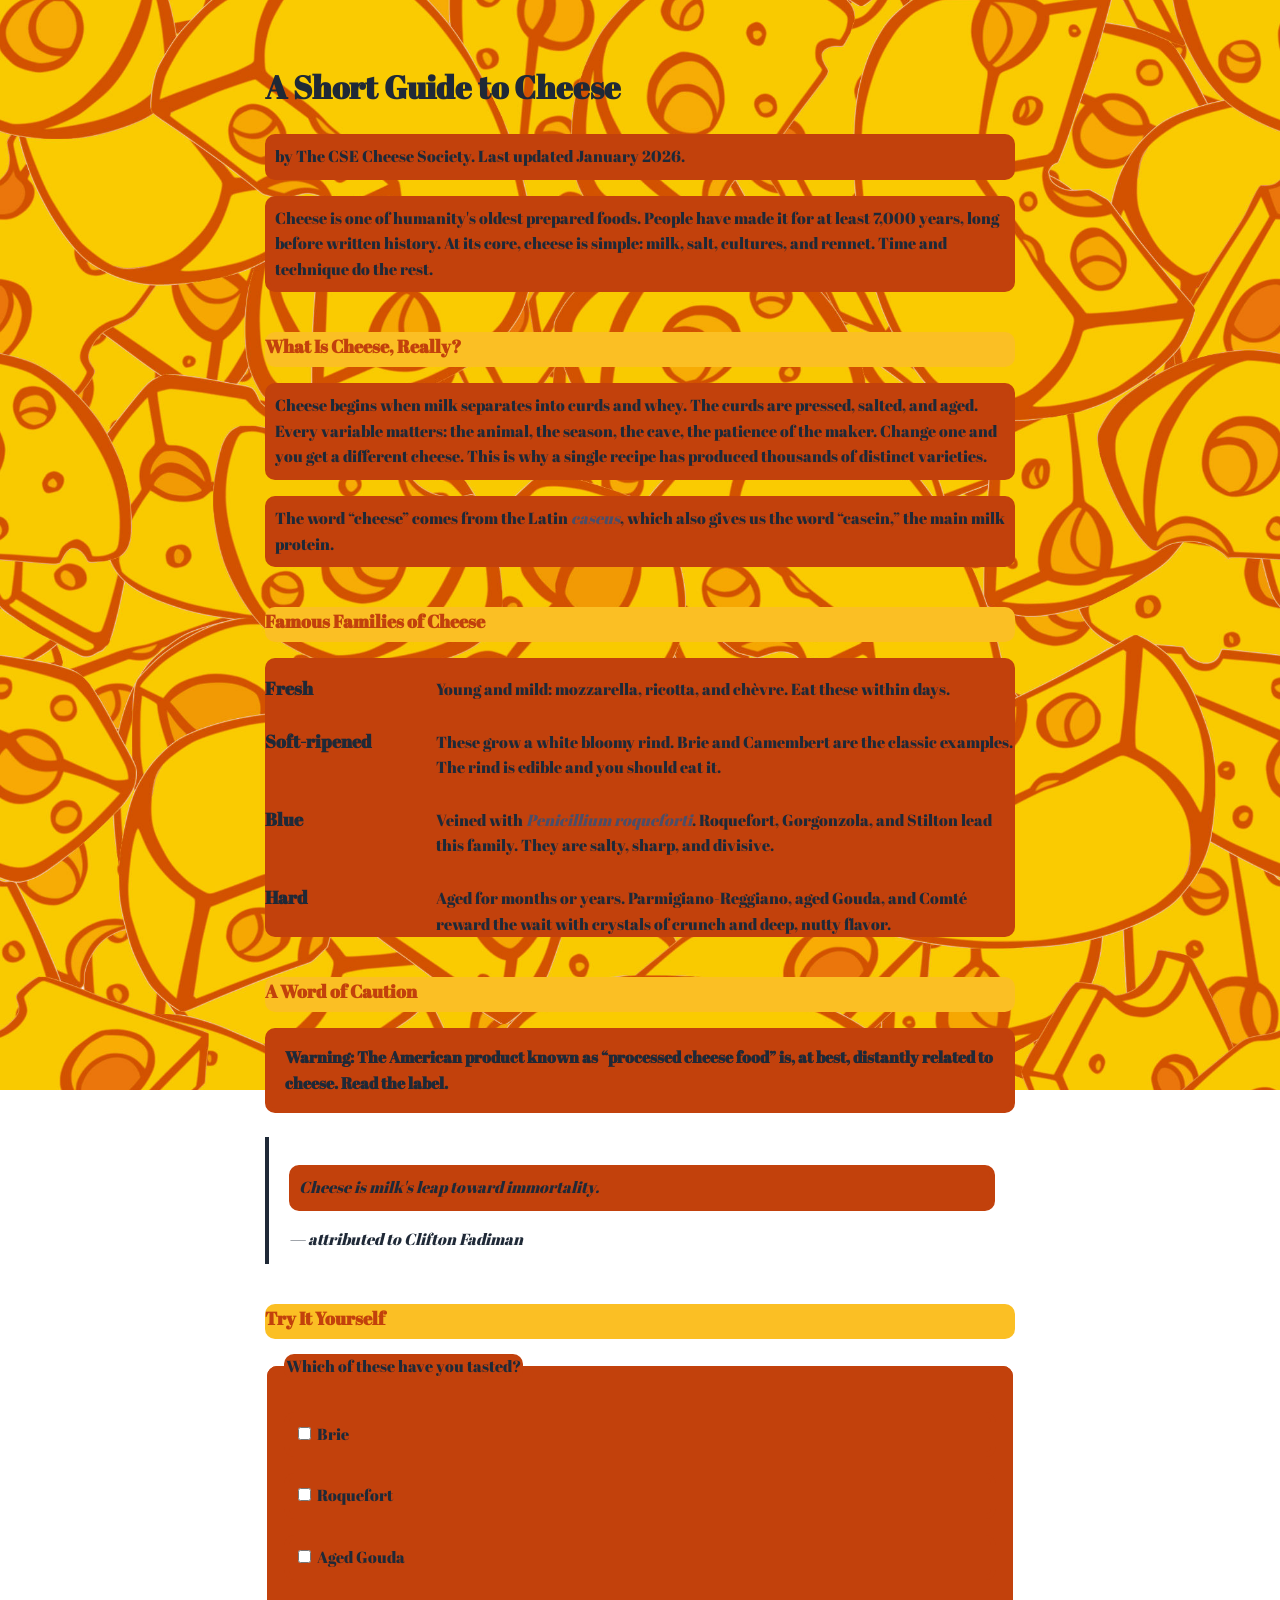
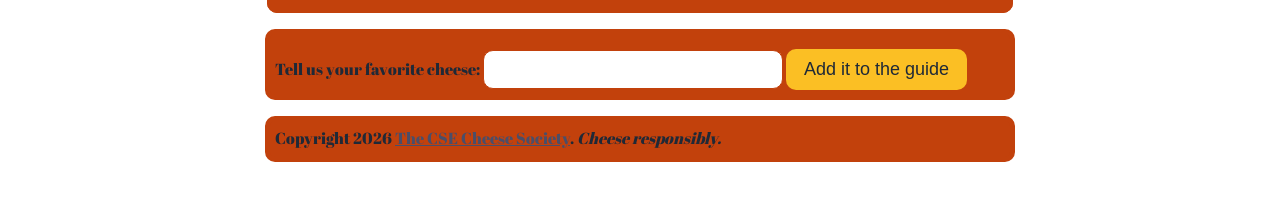
<file: part1/cheese.html>
<!DOCTYPE html>
<html lang="en">
<head>
  <meta charset="UTF-8">
  <meta name="viewport" content="width=device-width, initial-scale=1">
  <title>A Short Guide to Cheese</title>
  <link rel="stylesheet" href="cheese.css">
</head>
<body>
  <header>
    <h1>A Short Guide to Cheese</h1>
    <p>by The CSE Cheese Society. Last updated <time datetime="2026-01">January 2026</time>.</p>
  </header>

  <main>
    <article>
      <p>Cheese is one of humanity's oldest prepared foods. People have made
      it for at least 7,000 years, long before written history. At its core,
      cheese is simple: milk, salt, cultures, and rennet. Time and technique
      do the rest.</p>

      <section>
        <h2>What Is Cheese, Really?</h2>
        <p>Cheese begins when milk separates into curds and whey. The curds
        are pressed, salted, and aged. Every variable matters: the animal,
        the season, the cave, the patience of the maker. Change one and you
        get a different cheese. This is why a single recipe has produced
        thousands of distinct varieties.</p>
        <p>The word <q>cheese</q> comes from the Latin
        <span class="latin" lang="la">caseus</span>, which also gives us the word
        <q>casein,</q> the main milk protein.</p>
      </section>

      <section>
        <h2>Famous Families of Cheese</h2>

        <dl>
          <dt>Fresh</dt>
          <dd>Young and mild: mozzarella, ricotta, and
          <span lang="fr">chèvre</span>. Eat these within days.</dd>

          <dt>Soft-ripened</dt>
          <dd>These grow a white bloomy rind. Brie and Camembert are the
          classic examples. The rind is edible and you should eat it.</dd>

          <dt>Blue</dt>
          <dd>Veined with <span class="latin" lang="la">Penicillium
          roqueforti</span>. Roquefort, Gorgonzola, and Stilton lead this
          family. They are salty, sharp, and divisive.</dd>

          <dt>Hard</dt>
          <dd>Aged for months or years. Parmigiano-Reggiano, aged Gouda,
          and <span lang="fr">Comté</span> reward the wait with crystals
          of crunch and deep, nutty flavor.</dd>
        </dl>
      </section>

      <section>
        <h2>A Word of Caution</h2>
        <p id="warning">Warning: The American product known as
        <q>processed cheese food</q> is, at best, distantly related to
        cheese. Read the label.</p>

        <blockquote>
          <p>Cheese is milk's leap toward immortality.</p>
          <footer>— attributed to Clifton Fadiman</footer>
        </blockquote>
      </section>

      <section>
        <h2>Try It Yourself</h2>
        <form>
          <fieldset>
            <legend>Which of these have you tasted?</legend>
            <p><input type="checkbox" id="c-brie" name="tasted" value="brie">
               <label for="c-brie">Brie</label></p>
            <p><input type="checkbox" id="c-roquefort" name="tasted" value="roquefort">
               <label for="c-roquefort">Roquefort</label></p>
            <p><input type="checkbox" id="c-gouda" name="tasted" value="gouda">
               <label for="c-gouda">Aged Gouda</label></p>
          </fieldset>
          <p>
            <label for="fav">Tell us your favorite cheese:</label>
            <input type="text" id="fav" name="favorite">
            <button type="submit">Add it to the guide</button>
          </p>
        </form>
      </section>
    </article>
  </main>
  <footer>
    <p>Copyright 2026 <a href="https://example.com/cheese-society">The CSE
    Cheese Society</a>. <em>Cheese responsibly.</em></p>
  </footer>
</body>
</html>
</file>
<file: part1/cheese.css>
@import url('https://fonts.googleapis.com/css2?family=Abril+Fatface&display=swap');
body{
    font-family: "Abril Fatface", sans-serif;
    color: #1F2937;
    background-image: url("cheese-pattern-background-3.jpg");
    background-repeat: no-repeat;
    background-attachment: fixed;
    background-position: center;
    background-size: cover;
    line-height: 1.6;
    max-width: 750px;
    margin: 0 auto;
    padding: 40px 20px;
}

h1{
    font-size: 18 px;
    color: #1F2937;
    font-weight: bold;
}

h2{
    font-size: 18px;
    color:#C2410C;
    font-weight: bold;
    border-bottom: #FBBF24;
    border-radius: 10px;
    padding-bottom: 6px;
    margin-top: 40px;
    background-color:#FBBF24 ;

}

p{
    color: #1F2937;
    border-color: #C2410C;
    background-color: #C2410C;
    border-style: solid;
    border-width: 5px;
    border-radius: 10px;
    padding: 5px;
}

.latin{
    font-style: italic;
    color: #4A4E69;
}

#warning{
    background-color: #C2410C;
    color: #1F2937;
    border-left: 4px solid;
    border-color: #C2410C;
    padding: 12px 16px;
    border-radius: 10px;
    font-weight: bold;
}

blockquote{
    border-left: 4px solid #1F2937;
    margin: 24px 0;
    padding: 12px 20px;
    font-style: italic;
    border-radius: 0 4px 4px 0;
}

fieldset{
    border: 1px solid #C2410C;
    border-radius: 10px;
    padding: 16px;
    margin-bottom: 16px;
    background-color: #C2410C;
}

input[type="text"]{
    padding: 8px 12px;
    border: 1px solid #C2410C;
    border-radius: 10px;
    font-size: 18px;
    width: 100%;
    max-width: 300px;
    box-sizing: border-box;
    margin-top: 6px;
}

button[type="submit"]{
    background-color: #FBBF24;
    color:#1F2937;
    border: none;
    padding: 10px 18px;
    font-size: 18px;
    border-radius: 10px;
    cursor: pointer;
    margin-top: 10px;
}

a{
    color: #4A4E69;
    text-decoration: underline;
}

a:hover, button[type="submit"]:hover{
    color: #4A4E69;
    background-color: #FEF8E2;
}

a:focus, input:focus, button:focus{
    outline: 3px solid #FEF8E2;
    outline-offset: 2px;
}

dt {
    font-size: 1.1rem;
    font-weight: bold;
    color: #4E3B3B;
    margin-top: 16px;
}

dt{
    color: #1F2937;
}

dl{
    display: grid;
    grid-template-columns: max-content auto;
    gap: 0.5rem 1.5rem;
    align-items: baseline;
    background-color: #C2410C;
    border-radius: 10px;
}

legend{
    background-color: #C2410C;
    border-radius: 10px;
}
</file>
